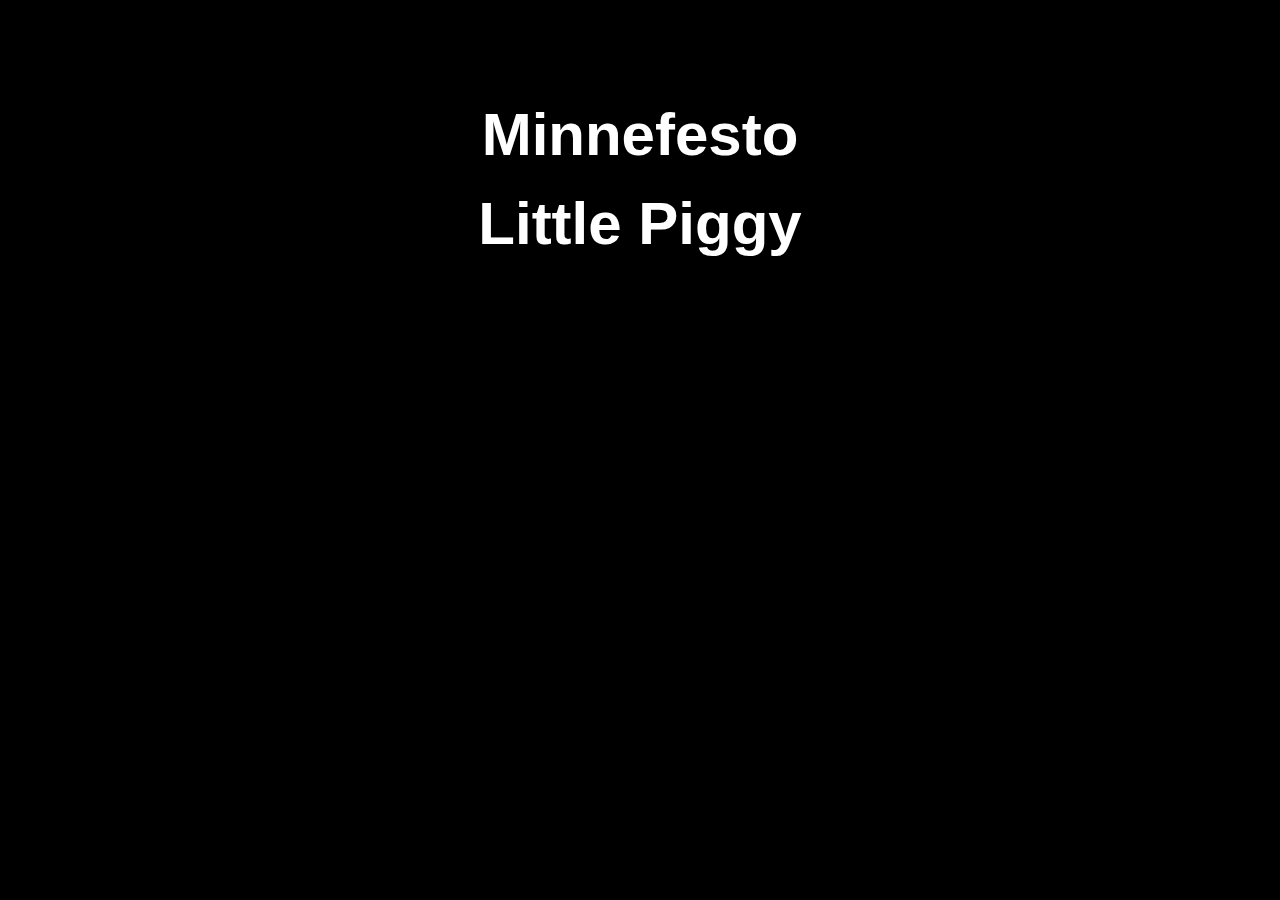
<file: index.html>
<!doctype html>
<html lang="en">
<head>
	<meta charset="utf-8">
	<title>The Minnefesto | Minnesportsfan</title>
	<link rel="stylesheet" href="css/style.css">
	
	<style type="text/css">
		body{
			text-align:center;
			padding-top:80px;
			font-family: "HelveticaNeue-Light", "Helvetica Neue Light", "Helvetica Neue", Helvetica, Arial, "Lucida Grande", sans-serif; 
   			font-weight: 300;
			color: #ffffff;
			font-size: 60px;
		}
		ul{
			margin: 0;
			padding: 0;
		}
		ul li{
			margin: 20px 0;
			font-weight: 700;
		}
		a:hover{
			text-decoration: none;
			border-bottom: solid 2px #333;
		}
	</style>
	
</head>
<body>
	<ul>
		<li><a href="./minnefesto/">Minnefesto</a></li>
		<li><a href="./littlepiggy/">Little Piggy</a></li>
	</ul>
</body>
</html>
</file>
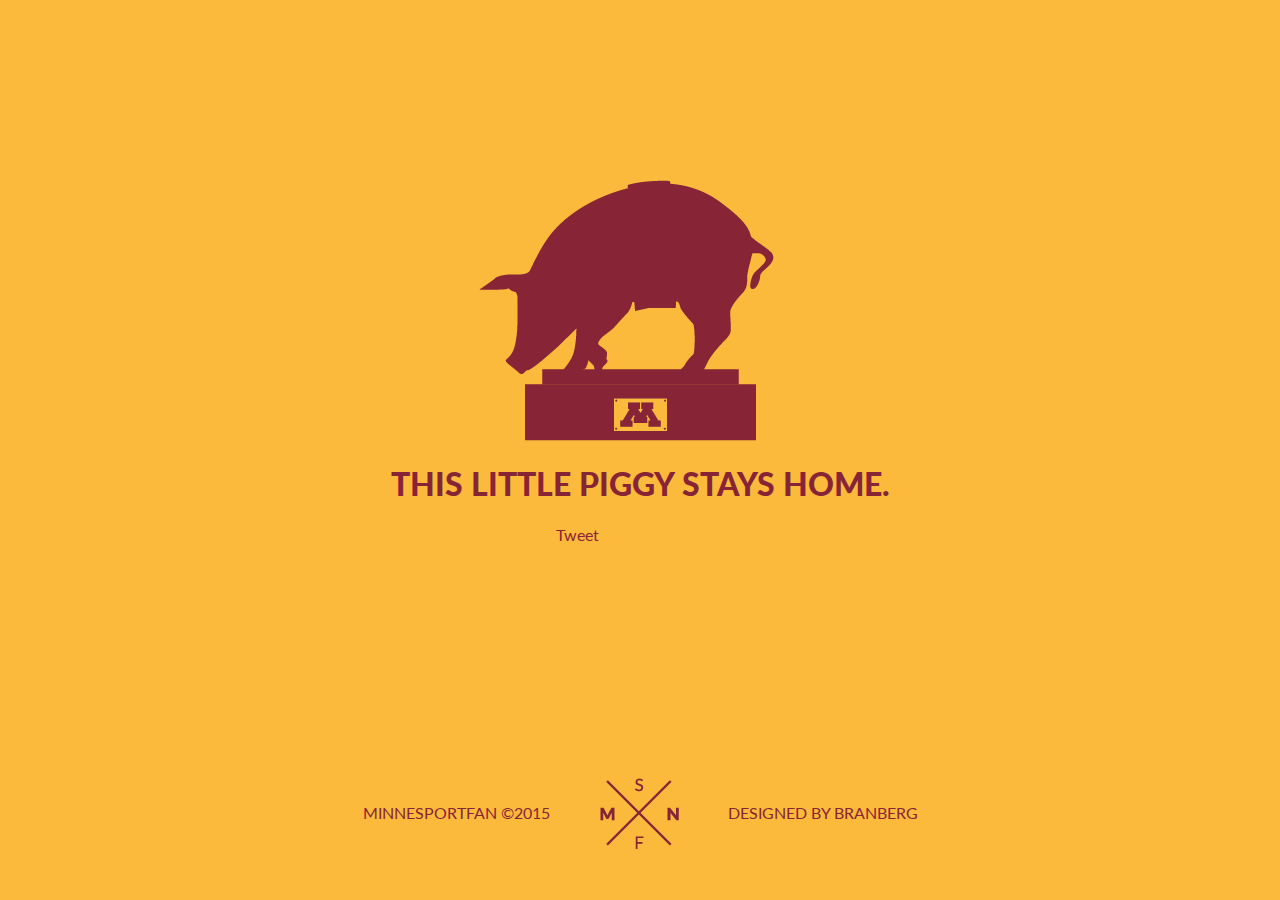
<file: littlepiggy/index.html>
<!doctype html>
<html lang="en">
<head>
	<meta charset="utf-8">
	<title>This Little Piggy Stays Home | Minnesportsfan</title>
	
	<script src="https://ajax.googleapis.com/ajax/libs/jquery/1.7.1/jquery.min.js" type="text/javascript"></script>
	
	<link href='http://fonts.googleapis.com/css?family=Lato:300,400,700' rel='stylesheet' type='text/css'>
	<link rel="stylesheet" href="css/style.css">
	
	<meta name="viewport" content="width=device-width, initial-scale=1.0, maximum-scale=1.0, user-scalable=yes" />
	
	<link rel="icon" type="image/png" href="img/little-piggy-favicon.png" />
	
	<meta property="og:title" content="This Little Piggy Stays Home." />
	<meta property="og:type" content="sport" />
	<meta property="og:url" content="http://minnesportfan.com/littlepiggy/" />
	<meta property="og:image" content="http://minnesportfan.com/littlepiggy/img/little-piggy-graphic.png" />
	<meta property="og:site_name" content="This Little Piggy Stays Home" />
	<meta property="fb:admins" content="551680157" />
	<meta property="og:description" content="This little piggy stays home, in Minnesota!  Keep Floyd of Rosedale!" />
	
	<script type="text/javascript">
	
	$(document).ready(function(){
		/*
		var creditHeight = $('#credits').outerHeight();
		var contentHeight = $('#vcenter').outerHeight();
		var windowHeight = $(window).height();
		
		var whiteSpace = windowHeight - ( creditHeight + contentHeight + 80 );
		var topMargin = whiteSpace / 2;
		
		$('#vcenter').css( 'margin-top', topMargin );
		*/
		
		var contentHeight = $('#vcenter').outerHeight();
		var creditHeight = $('#credits').outerHeight();
		var windowHeight = $(window).height();
		
		var totalContent = contentHeight + creditHeight;
		
		if( ( windowHeight < totalContent ) || (navigator.userAgent.match(/iPhone/i)) || (navigator.userAgent.match(/iPod/i)) ) {
			$('#vcenter').removeClass('tall');
			$('#vcenter').addClass('short');
			$('#credits').removeClass('tall');
			$('#credits').addClass('short');
		}
		
		console.log(contentHeight);
		console.log(creditHeight);
		console.log(windowHeight);
	});
	
	
	
	</script>
	
	<script type="text/javascript">

	  var _gaq = _gaq || [];
	  _gaq.push(['_setAccount', 'UA-35139405-1']);
	  _gaq.push(['_trackPageview']);
	
	  (function() {
	    var ga = document.createElement('script'); ga.type = 'text/javascript'; ga.async = true;
	    ga.src = ('https:' == document.location.protocol ? 'https://ssl' : 'http://www') + '.google-analytics.com/ga.js';
	    var s = document.getElementsByTagName('script')[0]; s.parentNode.insertBefore(ga, s);
	  })();
	
	</script>
	
</head>
<body>
	
	<div id="fb-root"></div>
	<script>(function(d, s, id) {
	  var js, fjs = d.getElementsByTagName(s)[0];
	  if (d.getElementById(id)) return;
	  js = d.createElement(s); js.id = id;
	  js.src = "//connect.facebook.net/en_US/all.js#xfbml=1&appId=125340000882567";
	  fjs.parentNode.insertBefore(js, fjs);
	}(document, 'script', 'facebook-jssdk'));</script>
	
	<div id="wrapper">
		
		<div id="vcenter" class="tall">
			<div id="main-image">
				<img src="img/little-piggy.png" alt="" />
			</div>
			
			<h1 id="blurb">This little piggy stays home.</h1>
			
			<div id="social-likes">
				
				<div class="fb-like" data-href="http://minnesportfan.com/littlepiggy/" data-send="false" data-layout="button_count" data-width="450" data-show-faces="false"></div>
			
				<a href="https://twitter.com/share" class="twitter-share-button" data-text="This Little Piggy Stays Home | @gophersports">Tweet</a>
				<script>!function(d,s,id){var js,fjs=d.getElementsByTagName(s)[0];if(!d.getElementById(id)){js=d.createElement(s);js.id=id;js.src="//platform.twitter.com/widgets.js";fjs.parentNode.insertBefore(js,fjs);}}(document,"script","twitter-wjs");</script>
				
				<div style="clear: both;"></div>
				
			</div>
		</div>
		
		<div id="credits" class="tall">
			<a href="/"><span id="copyright">Minnesportfan &copy;2015</span></a>
			<a href="/"><img src="img/MNSFlogo.png" alt="Minnesportfan Logo" /></a>
			<span id="branberg">Designed by <a href="http://branberg.com" target="_blank">Branberg</a></span>
		</div>
		
	</div>
	
</body>
</html>
</file>
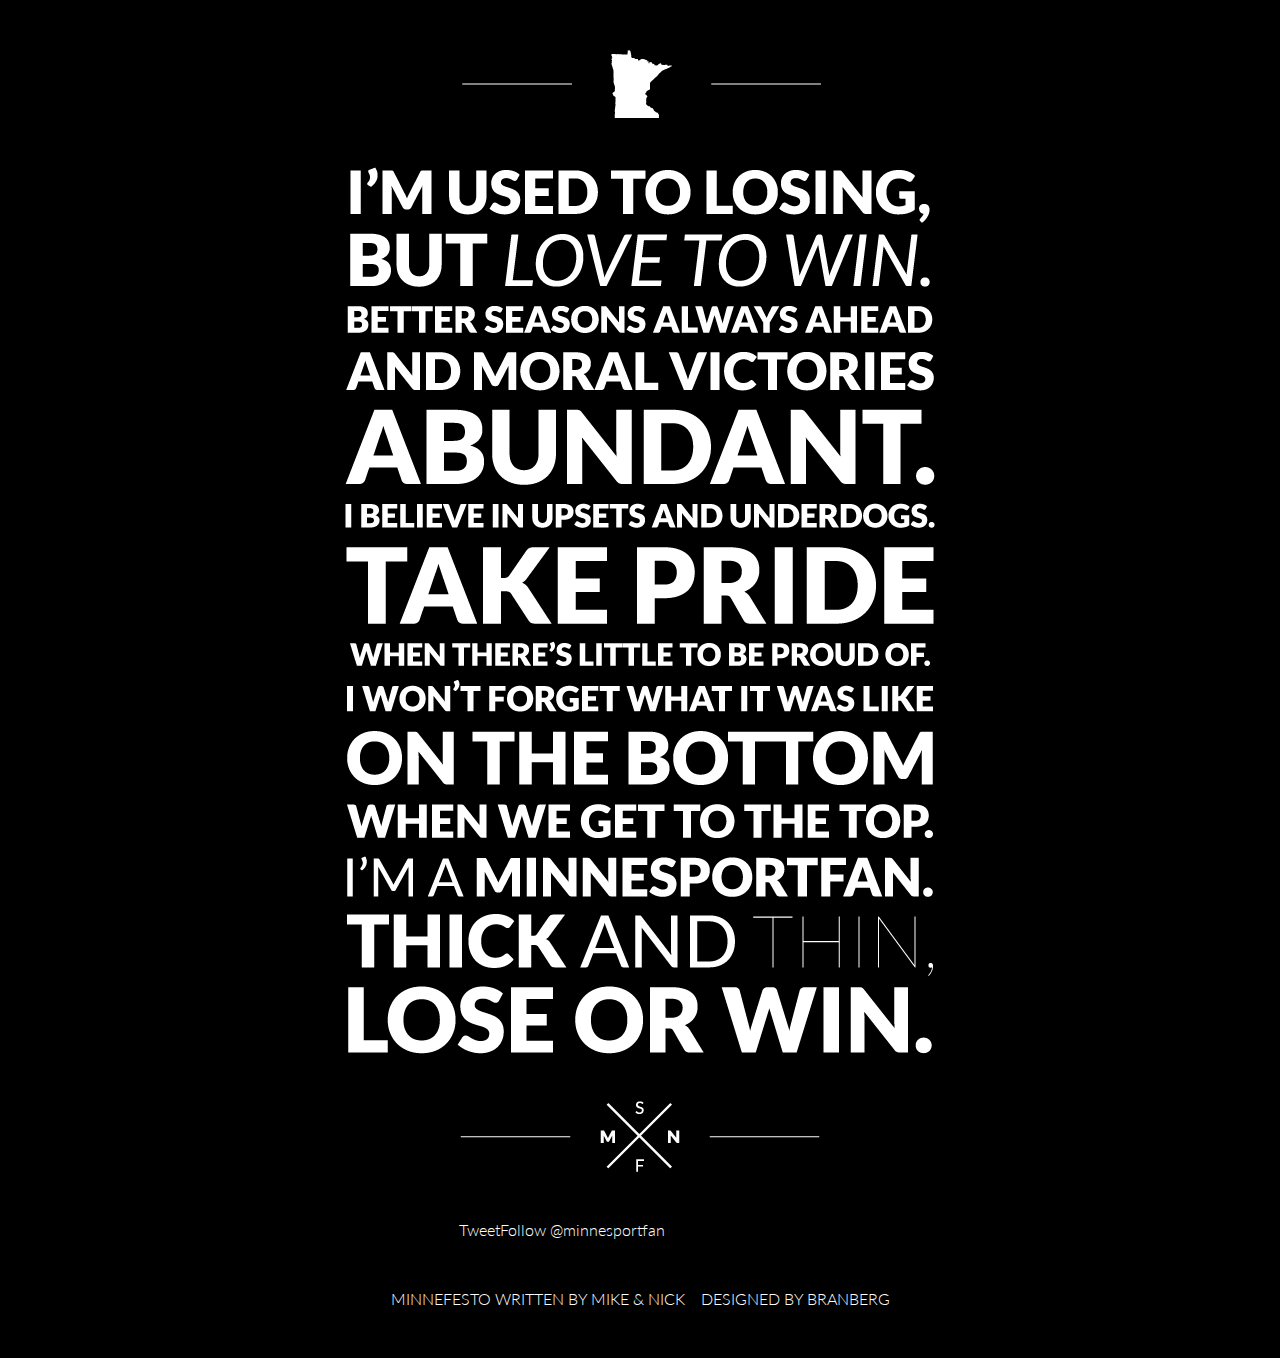
<file: minnefesto/index.html>
<!doctype html>
<html lang="en">
<head>
	<meta charset="utf-8">
	<title>The Minnefesto | Minnesportsfan</title>
	
	<link href='http://fonts.googleapis.com/css?family=Lato:300,400,700' rel='stylesheet' type='text/css'>
	<link rel="stylesheet" href="../css/style.css">
	
	<meta name="viewport" content="width=device-width, initial-scale=1.0, maximum-scale=1.0" />
	
	<link rel="icon" type="image/png" href="../img/favicon.png" />
	
	<meta property="og:title" content="Minnefesto" />
	<meta property="og:type" content="sport" />
	<meta property="og:url" content="http://minnesportfan.com/minnefesto/" />
	<meta property="og:image" content="http://minnesportfan.com/img/minnefesto.png" />
	<meta property="og:site_name" content="Minnefesto" />
	<meta property="fb:admins" content="551680157" />
	<meta property="og:description" content="The Minnefesto &ldquo;Thick & thin, lose or win.&rdquo; A manifesto for Minnesota sports fans." />
	
	<script>
	  (function(i,s,o,g,r,a,m){i['GoogleAnalyticsObject']=r;i[r]=i[r]||function(){
	  (i[r].q=i[r].q||[]).push(arguments)},i[r].l=1*new Date();a=s.createElement(o),
	  m=s.getElementsByTagName(o)[0];a.async=1;a.src=g;m.parentNode.insertBefore(a,m)
	  })(window,document,'script','//www.google-analytics.com/analytics.js','ga');
	
	  ga('create', 'UA-19739952-8', 'minnesportfan.com');
	  ga('send', 'pageview');
	
	</script>
	
</head>
<body>
	
	<div id="fb-root"></div>
	<script>(function(d, s, id) {
	  var js, fjs = d.getElementsByTagName(s)[0];
	  if (d.getElementById(id)) return;
	  js = d.createElement(s); js.id = id;
	  js.src = "//connect.facebook.net/en_US/all.js#xfbml=1&appId=125340000882567";
	  fjs.parentNode.insertBefore(js, fjs);
	}(document, 'script', 'facebook-jssdk'));</script>
	
	<div id="wrapper">
		
		<h1 id="title">The Minnefesto</h1>
		<h2 id="description">The Minnefesto &ldquo;Thick & thin, lose or win.&rdquo; A manifesto for Minnesota sports fans.</h2>
		
		<div id="minnefesto">
			
		</div>
		
		<div id="social-likes">
			
			<div class="fb-like" data-href="http://minnesportfan.com/minnefesto/" data-send="false" data-layout="button_count" data-width="450" data-show-faces="false"></div>
		
			<a href="https://twitter.com/share" class="twitter-share-button">Tweet</a>
			<script>!function(d,s,id){var js,fjs=d.getElementsByTagName(s)[0];if(!d.getElementById(id)){js=d.createElement(s);js.id=id;js.src="//platform.twitter.com/widgets.js";fjs.parentNode.insertBefore(js,fjs);}}(document,"script","twitter-wjs");</script>
			
			<a href="https://twitter.com/minnesportfan" class="twitter-follow-button" data-show-count="false">Follow @minnesportfan</a>
<script>!function(d,s,id){var js,fjs=d.getElementsByTagName(s)[0];if(!d.getElementById(id)){js=d.createElement(s);js.id=id;js.src="//platform.twitter.com/widgets.js";fjs.parentNode.insertBefore(js,fjs);}}(document,"script","twitter-wjs");</script>
			
			<div style="clear: both;"></div>
			
		</div>
		
		<div id="credits">
			<h4>Minnefesto written by Mike &amp; Nick&nbsp;&nbsp;&nbsp;&nbsp;Designed by <a href="http://branberg.com" target="_blank">Branberg</a>
		</div>
		
	</div>
	
</body>
</html>
</file>
<file: css/style.css>
body{
	background: #000;
	margin: 0;
	padding: 0;
	color: #fff;
	font-family: "Lato", sans-serif;
	font-size: 16px;
	font-weight: 300;
}
a{
	text-decoration: none;
	color: #fff;
}
a:hover{
	text-decoration: underline;
}

#wrapper{
	width: 750px;
	margin: 0 auto;
}

#title,
#description{
	display: none;
}

#minnefesto{
	background: url('../img/minnefesto.png') top center no-repeat;
	display: block;
	width: 750px;
	height: 1200px;
}
#minnefesto img{
	display: block;
	width: 750px;
}

#social-likes{
	margin: 20px auto 0px auto;
	width: 362px;
}
#social-likes .fb-like{
	float: left;
	margin: 0 30px 0 0;
}
#social-likes .twitter-share-button{
	float: left;
}
#social-likes .twitter-follow-button{
	float: left;
}

#credits{
	text-transform: uppercase;
	text-align: center;
	margin: 50px 0;
}
#credits h4{
	font-weight: 300;
	margin: 0;
}
</file>
<file: littlepiggy/css/style.css>
html{
	height: 100%;
	min-height: 100%;
}
body{
	background: #FBBA3C;
	margin: 0;
	padding: 0;
	color: #872536;
	font-family: "Lato", sans-serif;
	font-size: 16px;
	font-weight: 400;
	height: 100%;
	min-height: 100%;
}
a{
	text-decoration: none;
	color: #872536;
}
a:hover{
	text-decoration: underline;
}
.clear{
	clear: both;
}

#wrapper{
	width: 600px;
	margin: 0 auto;
}

#vcenter.tall{
	position: absolute;
	top: 40%;
	margin: -182px 0px 0px -300px;
	left: 50%;
}
#vcenter.short{
	margin: 40px auto;
}

#main-image{
	height: 265px;
	width: 600px;
	display: block;
}
#main-image img{
	display: block;
	max-width: 360px;
	height: auto;
	margin: 0 auto;
}

h1#blurb{
	text-align: center;
	color: #872536;
	text-transform: uppercase;
	font-weight: 900;
}

#social-likes{
	padding-left: 50px;
	width: 218px;
	margin: 0 auto;
	height: 20px;
}
#social-likes .fb-like{
	float: left;
	margin: 0 20px 0 0;
}
#social-likes .twitter-share-button{
	float: left;
}

#credits.tall{
	text-align: center;
	position: absolute;
	bottom: 0;
	left: 50%;
	margin-left: -300px;
	width: 600px;
	padding-bottom: 40px;
	text-transform: uppercase;
}
#credits.short{
	margin: 40px auto;
	text-align: center;
	width: 600px;
	text-transform: uppercase;
}
#copyright,
#branberg{
	position: relative;
	top: -38px;
}
#copyright{
	margin:0 40px 0 0;
}
#branberg{
	margin: 0 0 0 40px;
}
#credits img{
	width: 90px;
	height: 90px;
}
</file>
